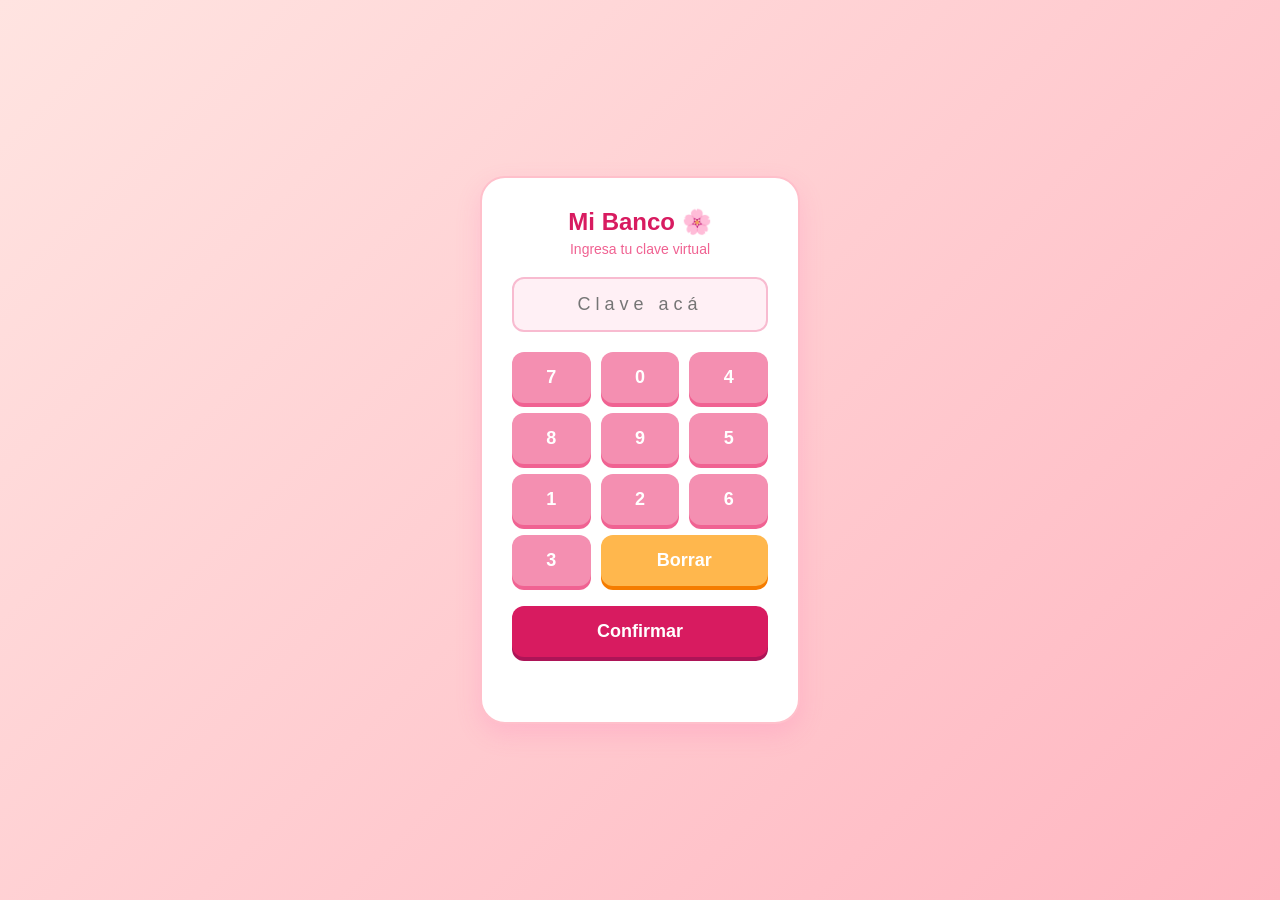
<file: clave/index.html>
<!DOCTYPE html>
<html lang="es">
<head>
    <meta charset="UTF-8">
    <meta name="viewport" content="width=device-width, initial-scale=1.0">
    <title>Portal Bancario Femenino</title>
    <link rel="stylesheet" href="style.css">
</head>
<body>
    <div class="login-container">
        <div class="header">
            <h2>Mi Banco 🌸</h2>
            <p>Ingresa tu clave virtual</p>
        </div>
        
        <input type="password" id="password-input" readonly placeholder="Clave acá">

        <div id="keypad" class="keypad">
            <!-- Los 10 botones numéricos -->
            <button class="num-key"></button>
            <button class="num-key"></button>
            <button class="num-key"></button>
            <button class="num-key"></button>
            <button class="num-key"></button>
            <button class="num-key"></button>
            <button class="num-key"></button>
            <button class="num-key"></button>
            <button class="num-key"></button>
            <button class="num-key"></button>
            
            <!-- Botón de borrar que ocupa el espacio restante -->
            <button id="btn-borrar" class="action-key">Borrar</button>
        </div>

        <button id="btn-confirmar" class="confirm-key">Confirmar</button>

        <p id="message"></p>
    </div>

    <script src="script.js"></script>
</body>
</html>
</file>
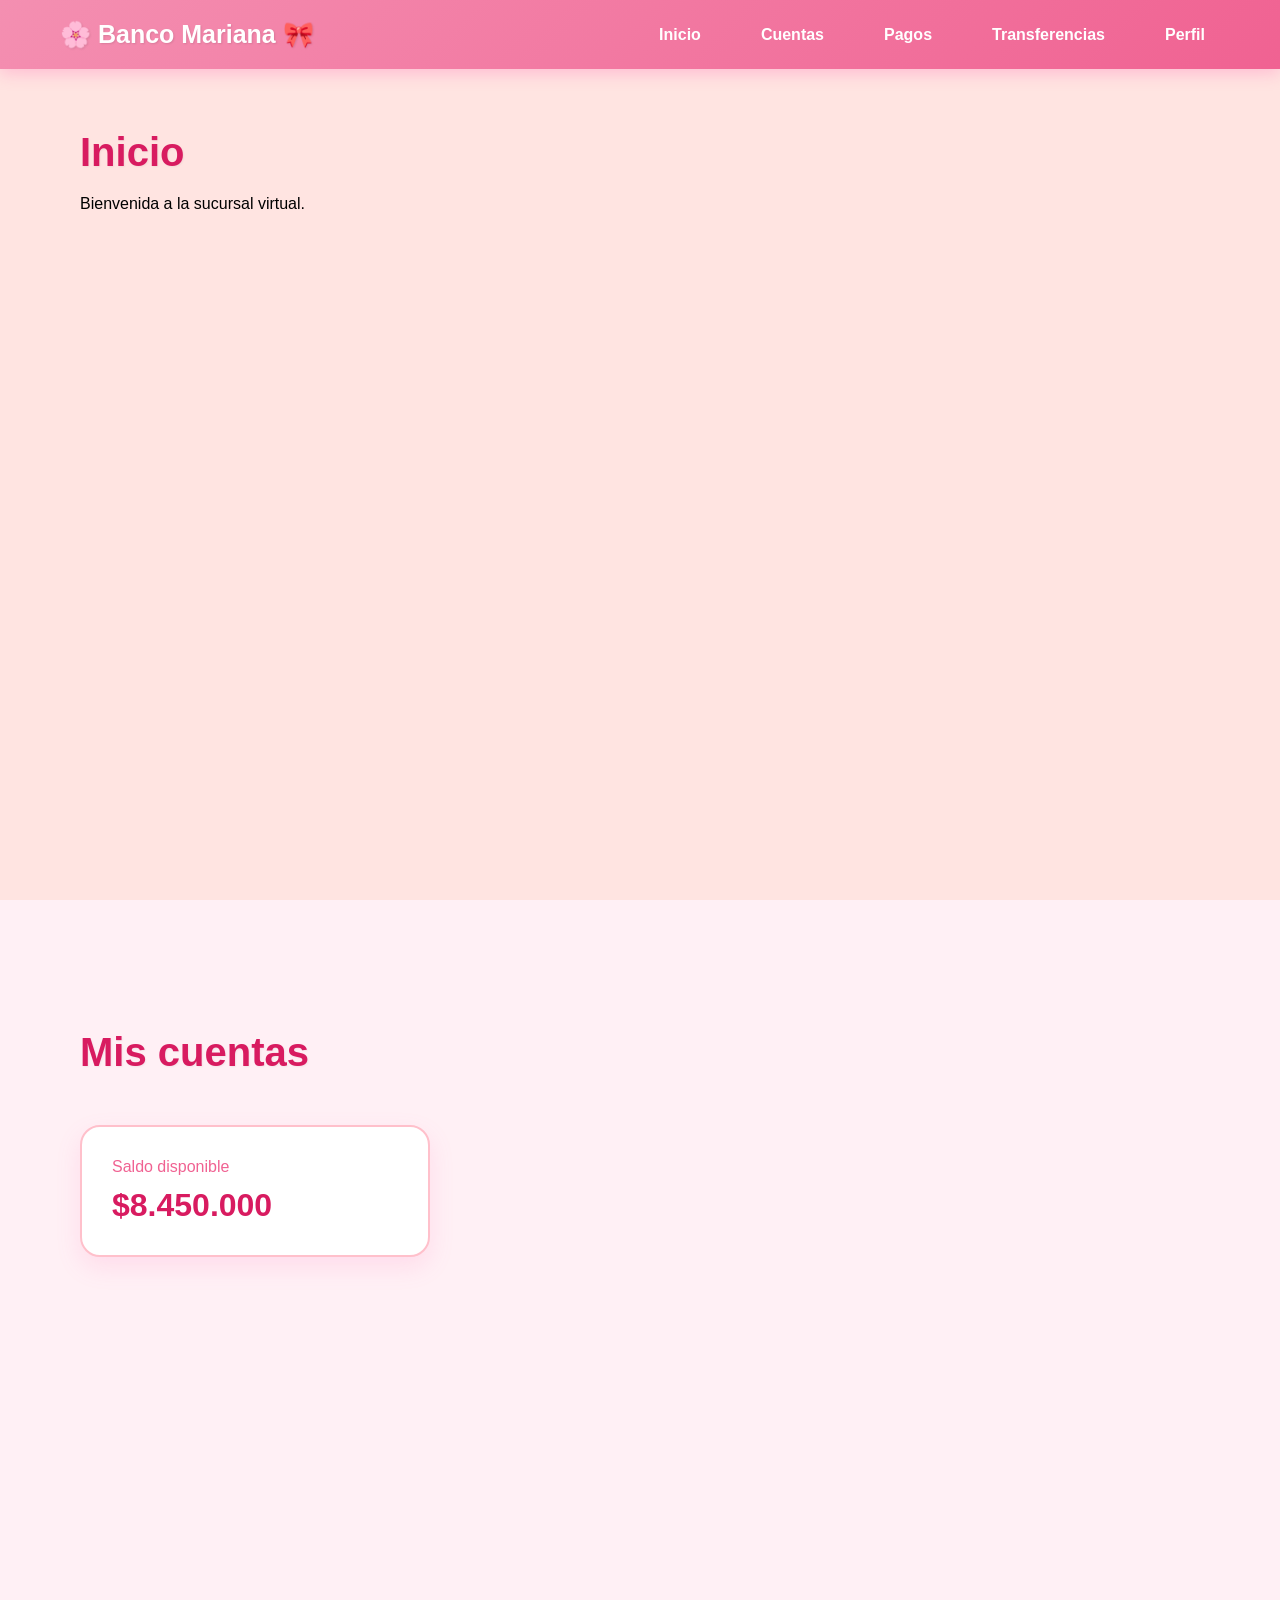
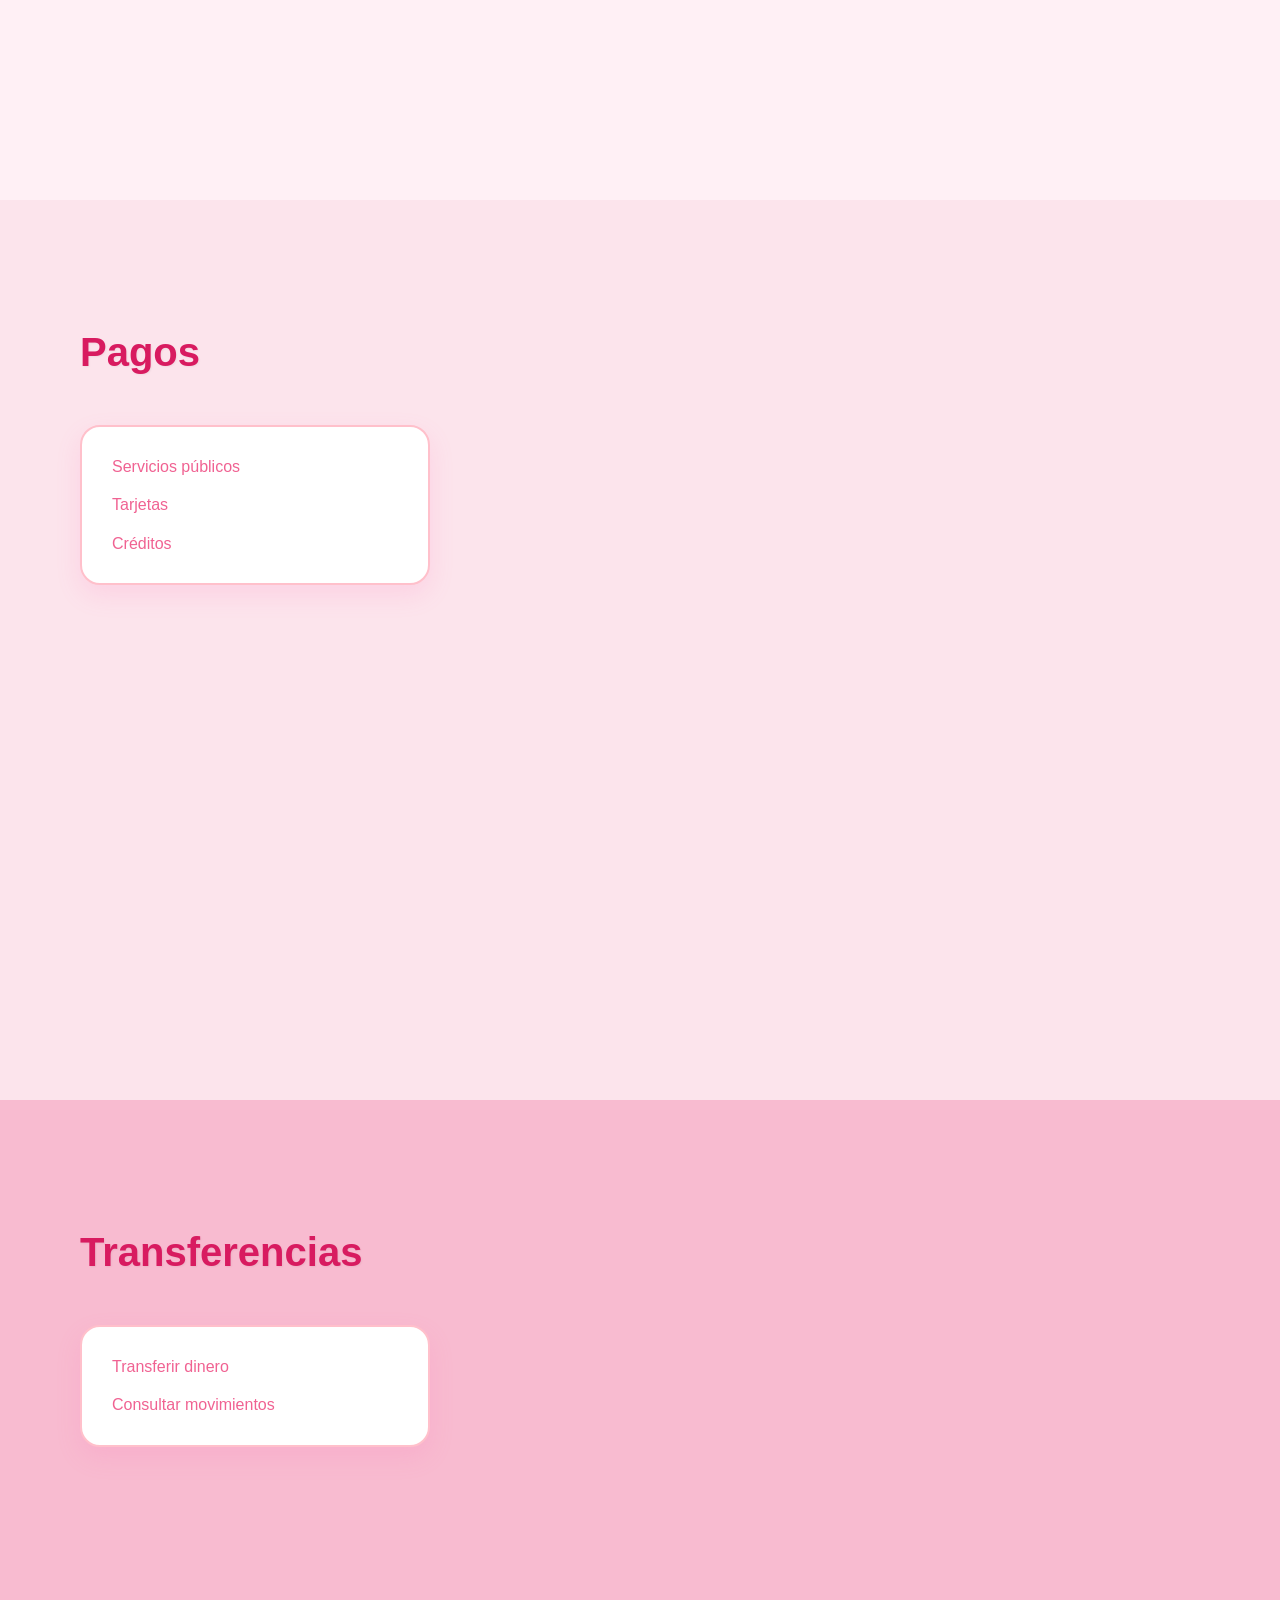
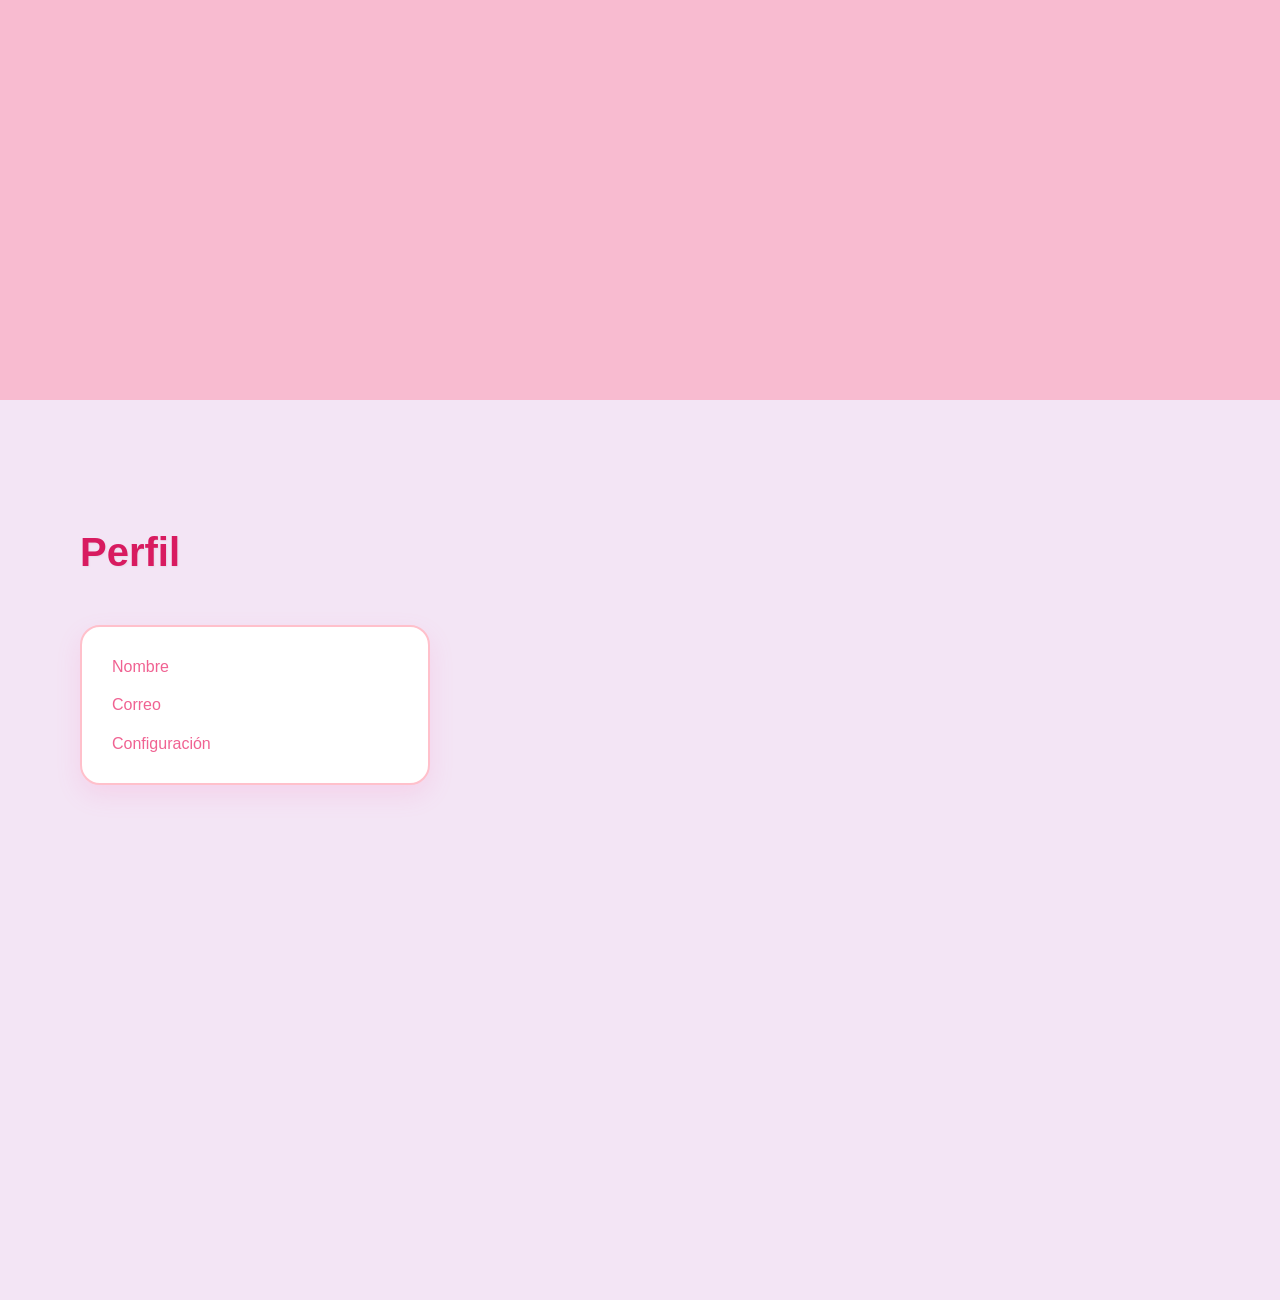
<file: menu/index.html>
<!DOCTYPE html>
<html lang="es">
<head>
    <meta charset="UTF-8">
    <meta name="viewport" content="width=device-width, initial-scale=1.0">
    <title>Menú Banco</title>
    <link rel="stylesheet" href="style.css">
</head>
<body>
    <nav>
        <div class="logo">
            🌸 Banco Mariana 🎀
        </div>
        <ul>
            <li><a href="#inicio">Inicio</a></li>
            <li><a href="#cuentas">Cuentas</a></li>
            <li><a href="#pagos">Pagos</a></li>
            <li><a href="#transferencias">Transferencias</a></li>
            <li><a href="#perfil">Perfil</a></li>
        </ul>
    </nav>
    <section id="inicio">
        <h1>Inicio</h1>
        <p>Bienvenida a la sucursal virtual.</p>
    </section>
    <section id="cuentas">
        <h1>Mis cuentas</h1>
        <div class="card">
            Saldo disponible
            <h2>$8.450.000</h2>
        </div>
    </section>
    <section id="pagos">
        <h1>Pagos</h1>
        <div class="card">
            Servicios públicos<br><br>
            Tarjetas<br><br>
            Créditos
        </div>
    </section>
    <section id="transferencias">
        <h1>Transferencias</h1>
        <div class="card">
            Transferir dinero<br><br>
            Consultar movimientos
        </div>
    </section>
    <section id="perfil">
        <h1>Perfil</h1>
        <div class="card">
            Nombre<br><br>
            Correo<br><br>
            Configuración
        </div>
    </section>
    <script src="script.js"></script>
</body>
</html>
</file>
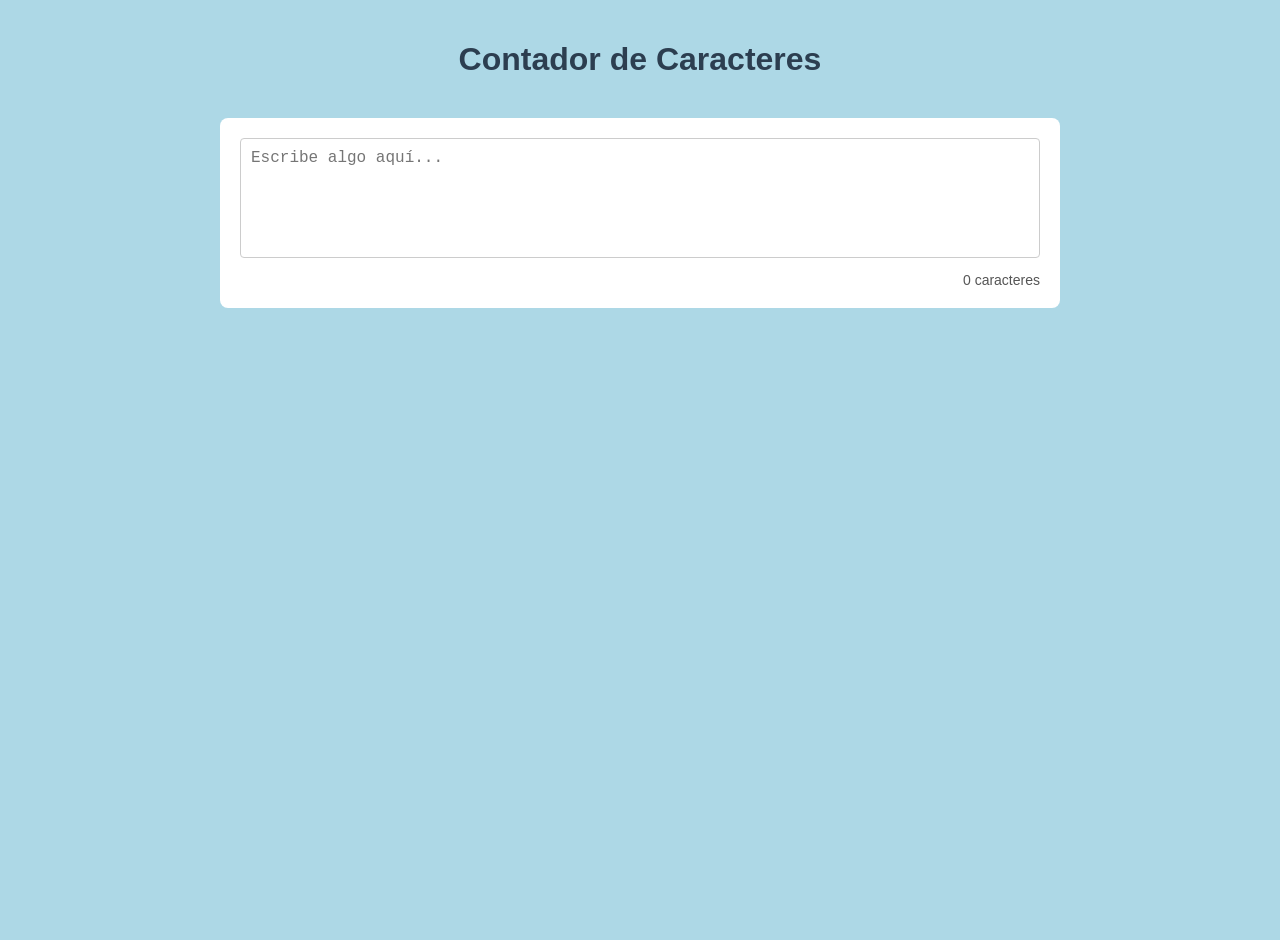
<file: texto/index.html>
<!DOCTYPE html>
<html lang="es">

<head>
    <meta charset="UTF-8" />
    <meta name="viewport" content="width=device-width, initial-scale=1.0" />
    <title>Contador de Caracteres</title>
    <link rel="stylesheet" href="style.css" />
</head>

<body>
    <h1>Contador de Caracteres</h1>

    <div class="texto-container">
        <textarea id="entradaTexto" placeholder="Escribe algo aquí..."></textarea>
        <div id="contador">0 caracteres</div>
    </div>

    <script src="script.js"></script>
</body>

</html>
</file>
<file: clave/style.css>
* {
    margin: 0;
    padding: 0;
    box-sizing: border-box;
    font-family: 'Segoe UI', Tahoma, Geneva, Verdana, sans-serif;
}

body {
    background: linear-gradient(135deg, #ffe4e1 0%, #ffb6c1 100%);
    height: 100vh;
    display: flex;
    justify-content: center;
    align-items: center;
}

.login-container {
    background-color: #ffffff;
    padding: 30px;
    border-radius: 25px;
    box-shadow: 0 10px 25px rgba(255, 105, 180, 0.2);
    width: 320px;
    text-align: center;
    border: 2px solid #ffc0cb;
}

.header h2 {
    color: #d81b60;
    margin-bottom: 5px;
    font-size: 24px;
}

.header p {
    color: #f06292;
    font-size: 14px;
    margin-bottom: 20px;
}

#password-input {
    width: 100%;
    padding: 15px;
    font-size: 18px;
    text-align: center;
    border: 2px solid #f8bbd0;
    border-radius: 12px;
    margin-bottom: 20px;
    background-color: #fff0f5;
    color: #c2185b;
    outline: none;
    letter-spacing: 5px;
}

/* Cuadrícula del teclado */
.keypad {
    display: grid;
    grid-template-columns: repeat(3, 1fr);
    gap: 10px;
    margin-bottom: 20px;
}

button {
    cursor: pointer;
    border: none;
    outline: none;
    font-size: 18px;
    font-weight: bold;
    border-radius: 12px;
    transition: all 0.2s ease;
}

.num-key {
    background-color: #f48fb1;
    color: white;
    padding: 15px 0;
    box-shadow: 0 4px 0 #f06292;
}

.num-key:active {
    transform: translateY(4px);
    box-shadow: 0 0 0 #f06292;
}

/* El botón borrar abarca 2 columnas */
.action-key {
    grid-column: span 2;
    background-color: #ffb74d; /* Un tono naranja pastel que combina bien */
    color: white;
    box-shadow: 0 4px 0 #f57c00;
}

.action-key:active {
    transform: translateY(4px);
    box-shadow: 0 0 0 #f57c00;
}

.confirm-key {
    width: 100%;
    background-color: #d81b60;
    color: white;
    padding: 15px;
    font-size: 18px;
    border-radius: 12px;
    box-shadow: 0 4px 0 #ad1457;
    margin-bottom: 15px;
}

.confirm-key:active {
    transform: translateY(4px);
    box-shadow: 0 0 0 #ad1457;
}

#message {
    font-weight: bold;
    min-height: 20px; /* Evita que el contenedor salte cuando aparece el texto */
    font-size: 15px;
}
</file>
<file: menu/style.css>
* {
    margin: 0;
    padding: 0;
    box-sizing: border-box;
    font-family: 'Segoe UI', Tahoma, Geneva, Verdana, sans-serif;
}

html {
    scroll-behavior: smooth;
}

nav {
    position: fixed;
    top: 0;
    width: 100%;
    display: flex;
    justify-content: space-between;
    align-items: center;
    padding: 20px 60px;
    background: linear-gradient(135deg, #f48fb1 0%, #f06292 100%);
    color: white;
    box-shadow: 0 5px 15px rgba(255, 105, 180, 0.3);
    z-index: 1000;
}

.logo {
    font-size: 25px;
    font-weight: bold;
    text-shadow: 1px 1px 2px rgba(0,0,0,0.1);
}

nav ul {
    display: flex;
    list-style: none;
    gap: 30px;
}

nav a {
    color: white;
    text-decoration: none;
    font-weight: bold;
    transition: 0.3s;
    padding: 8px 15px;
    border-radius: 20px;
}

nav a:hover {
    background: #d81b60;
    color: #fff;
    box-shadow: 0 4px 10px rgba(216, 27, 96, 0.3);
}

section {
    height: 100vh;
    padding: 130px 80px;
    display: flex;
    flex-direction: column;
}

/* Diferentes tonos pasteles rosados para separar cada sección visualmente */
#inicio { background: #ffe4e1; }
#cuentas { background: #fff0f5; }
#pagos { background: #fce4ec; }
#transferencias { background: #f8bbd0; }
#perfil { background: #f3e5f5; }

.card {
    background: white;
    width: 350px;
    padding: 30px;
    border-radius: 20px;
    margin-top: 30px;
    box-shadow: 0 10px 25px rgba(255, 105, 180, 0.15);
    border: 2px solid #ffc0cb;
    color: #f06292;
    font-weight: 500;
    line-height: 1.2;
}

.card h2 {
    color: #d81b60;
    font-size: 32px;
    margin-top: 10px;
}

h1 {
    margin-bottom: 20px;
    color: #d81b60;
    font-size: 40px;
    text-shadow: 1px 1px 2px rgba(0,0,0,0.05);
}
</file>
<file: texto/style.css>
body {
    background-color: lightblue;
    font-family: 'Arial', sans-serif;
    margin: 0;
    padding: 20px;
    display: flex;
    flex-direction: column;
    align-items: center;
    min-height: 100vh;
}

h1 {
    color: #2c3e50;
    text-align: center;
    margin-bottom: 20px;
}

.texto-container {
    width: 800px;
    margin: 20px auto;
    padding: 20px;
    background-color: white;
    border-radius: 8px;
}

textarea {
    width: 100%;
    height: 120px;
    padding: 10px;
    font-size: 16px;
    border: 1px solid #ccc;
    border-radius: 4px;
    resize: none;
    box-sizing: border-box;
}

#contador {
    margin-top: 10px;
    text-align: right;
    font-size: 14px;
    color: #555;
}
</file>
